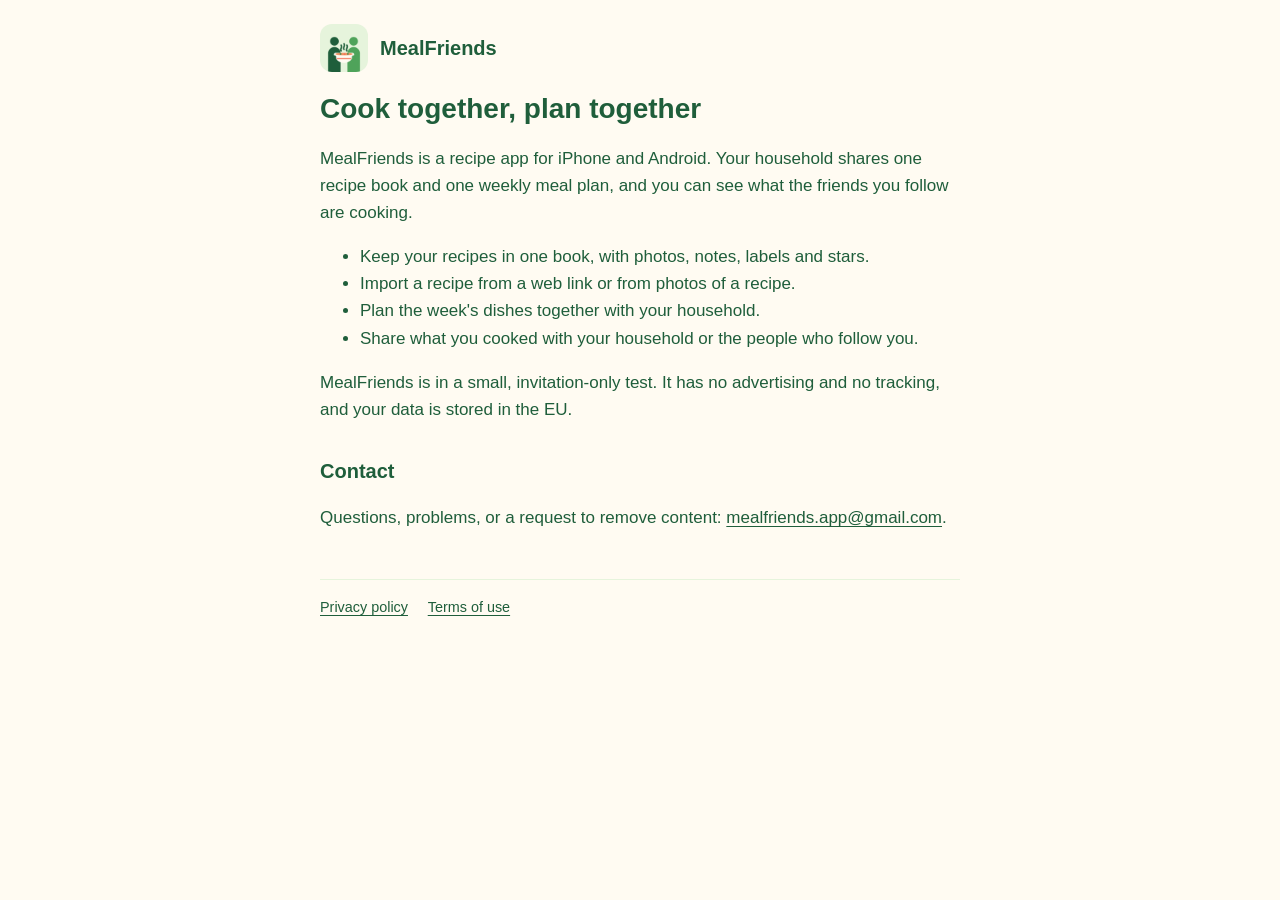
<file: index.html>
<!doctype html>
<html lang="en">
  <head>
    <meta charset="utf-8" />
    <meta name="viewport" content="width=device-width, initial-scale=1" />
    <title>MealFriends</title>
    <meta name="description" content="A recipe book and weekly meal plan you share with your household and friends." />
    <link rel="icon" href="icon.png" />
    <link rel="stylesheet" href="style.css" />
  </head>
  <body>
    <main>
      <header>
        <img src="icon.png" alt="" />
        <a href="./">MealFriends</a>
      </header>

      <h1>Cook together, plan together</h1>
      <p>
        MealFriends is a recipe app for iPhone and Android. Your household shares one recipe book and one weekly meal
        plan, and you can see what the friends you follow are cooking.
      </p>
      <ul>
        <li>Keep your recipes in one book, with photos, notes, labels and stars.</li>
        <li>Import a recipe from a web link or from photos of a recipe.</li>
        <li>Plan the week's dishes together with your household.</li>
        <li>Share what you cooked with your household or the people who follow you.</li>
      </ul>
      <p>
        MealFriends is in a small, invitation-only test. It has no advertising and no tracking, and your data is stored
        in the EU.
      </p>

      <h2>Contact</h2>
      <p>
        Questions, problems, or a request to remove content:
        <a href="mailto:mealfriends.app@gmail.com">mealfriends.app@gmail.com</a>.
      </p>

      <footer>
        <a href="privacy.html">Privacy policy</a>
        <a href="terms.html">Terms of use</a>
      </footer>
    </main>
  </body>
</html>
</file>
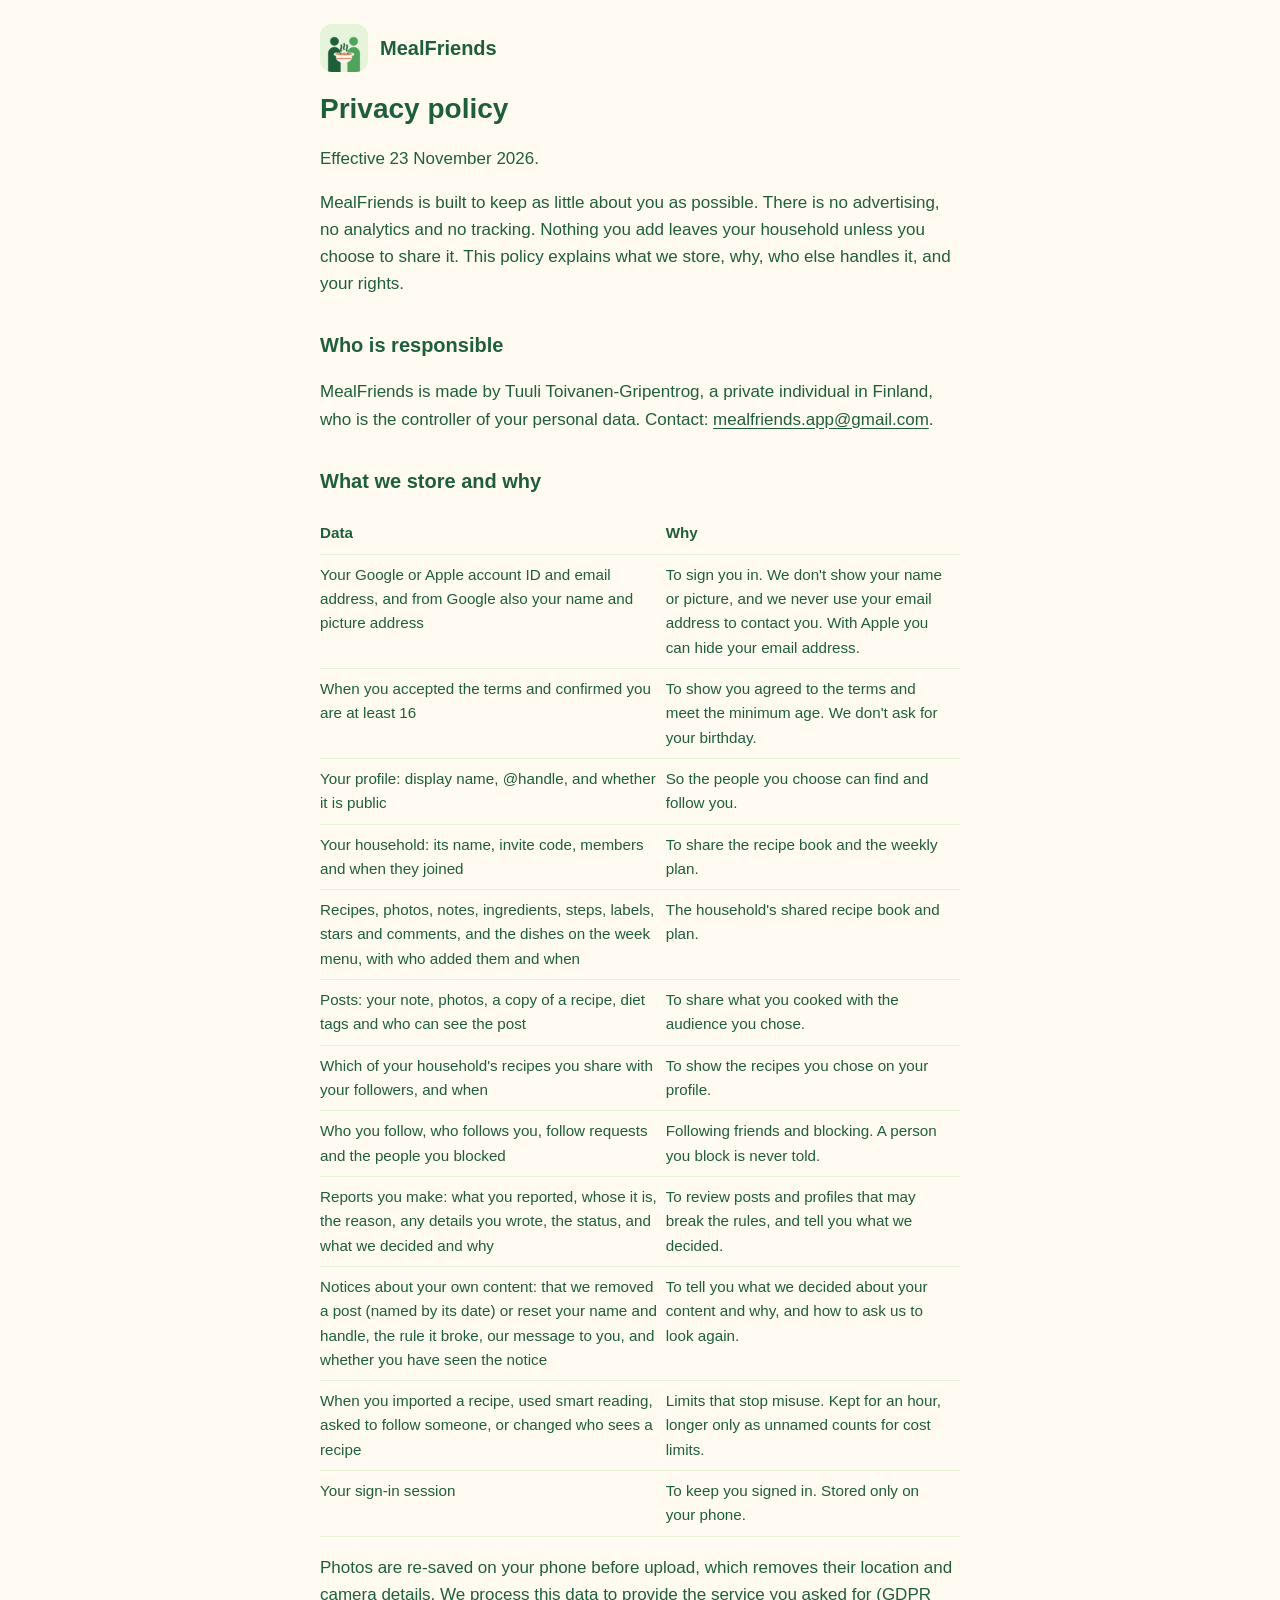
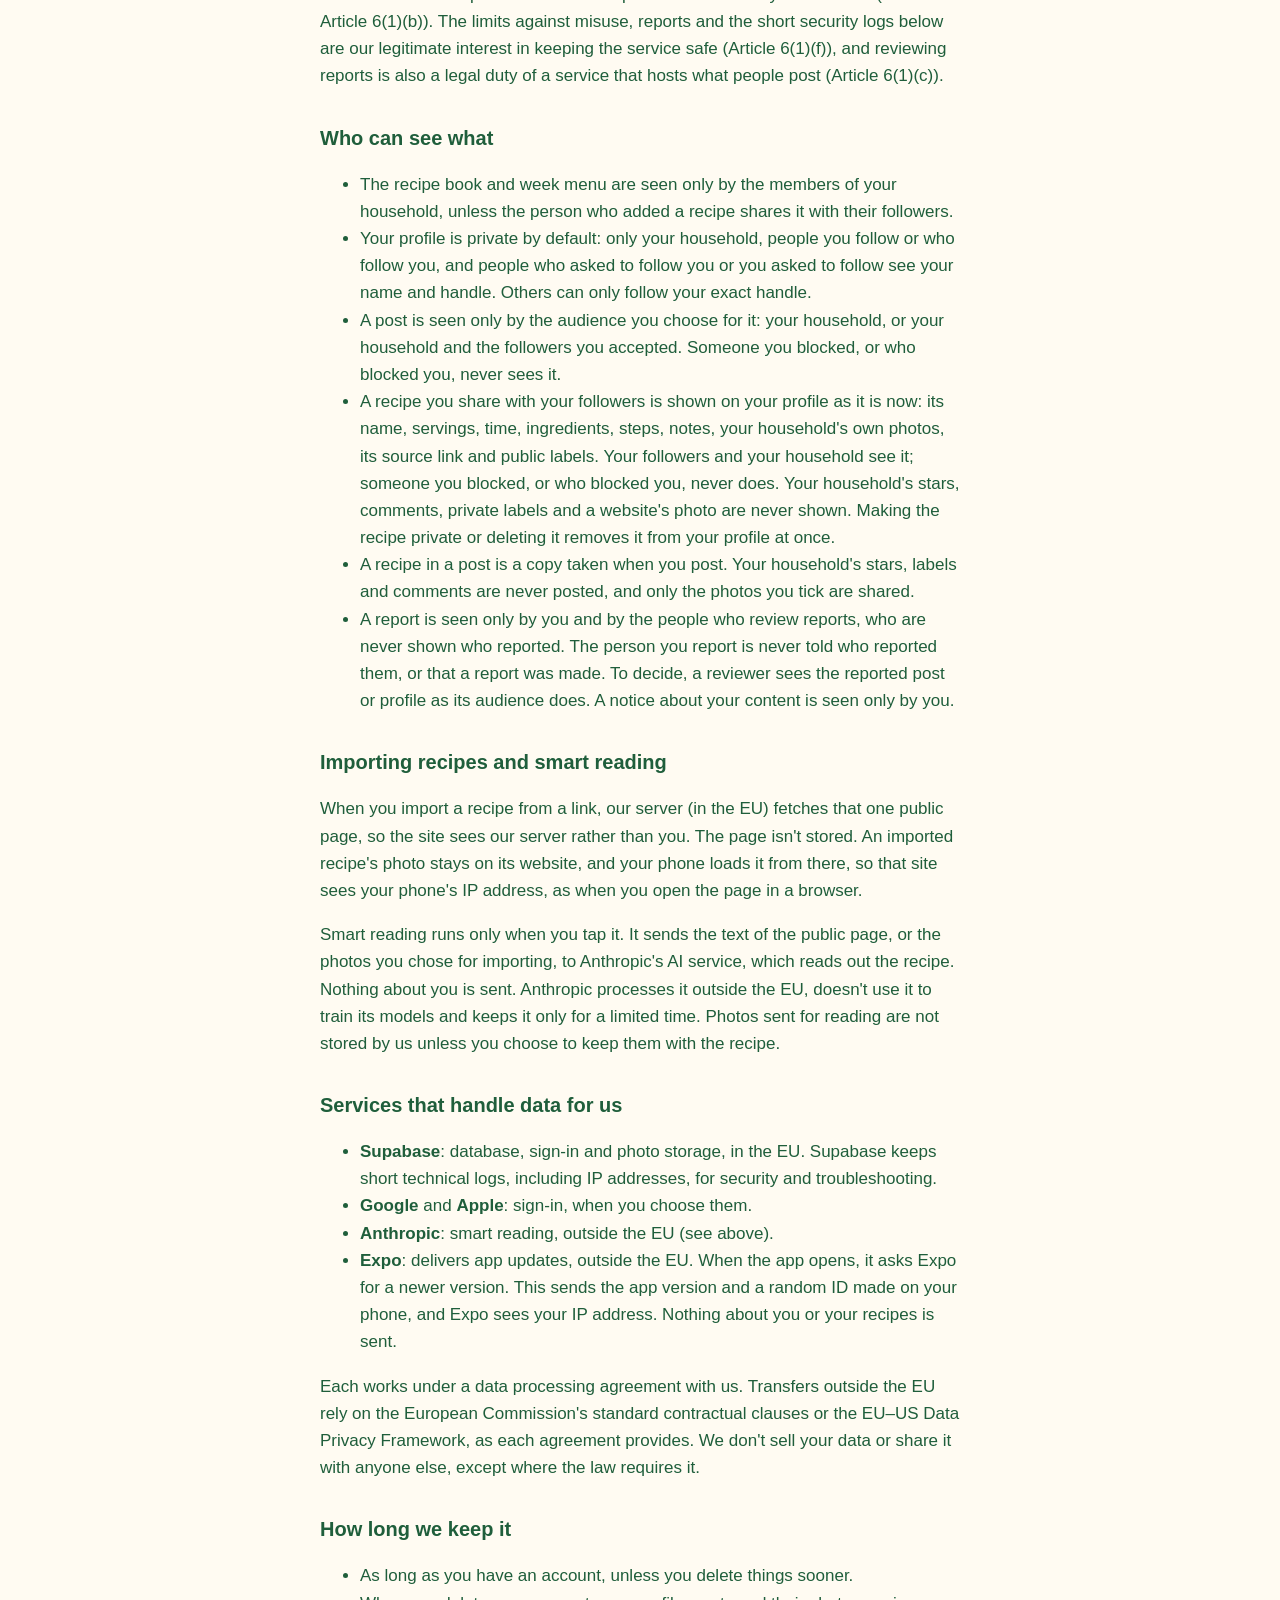
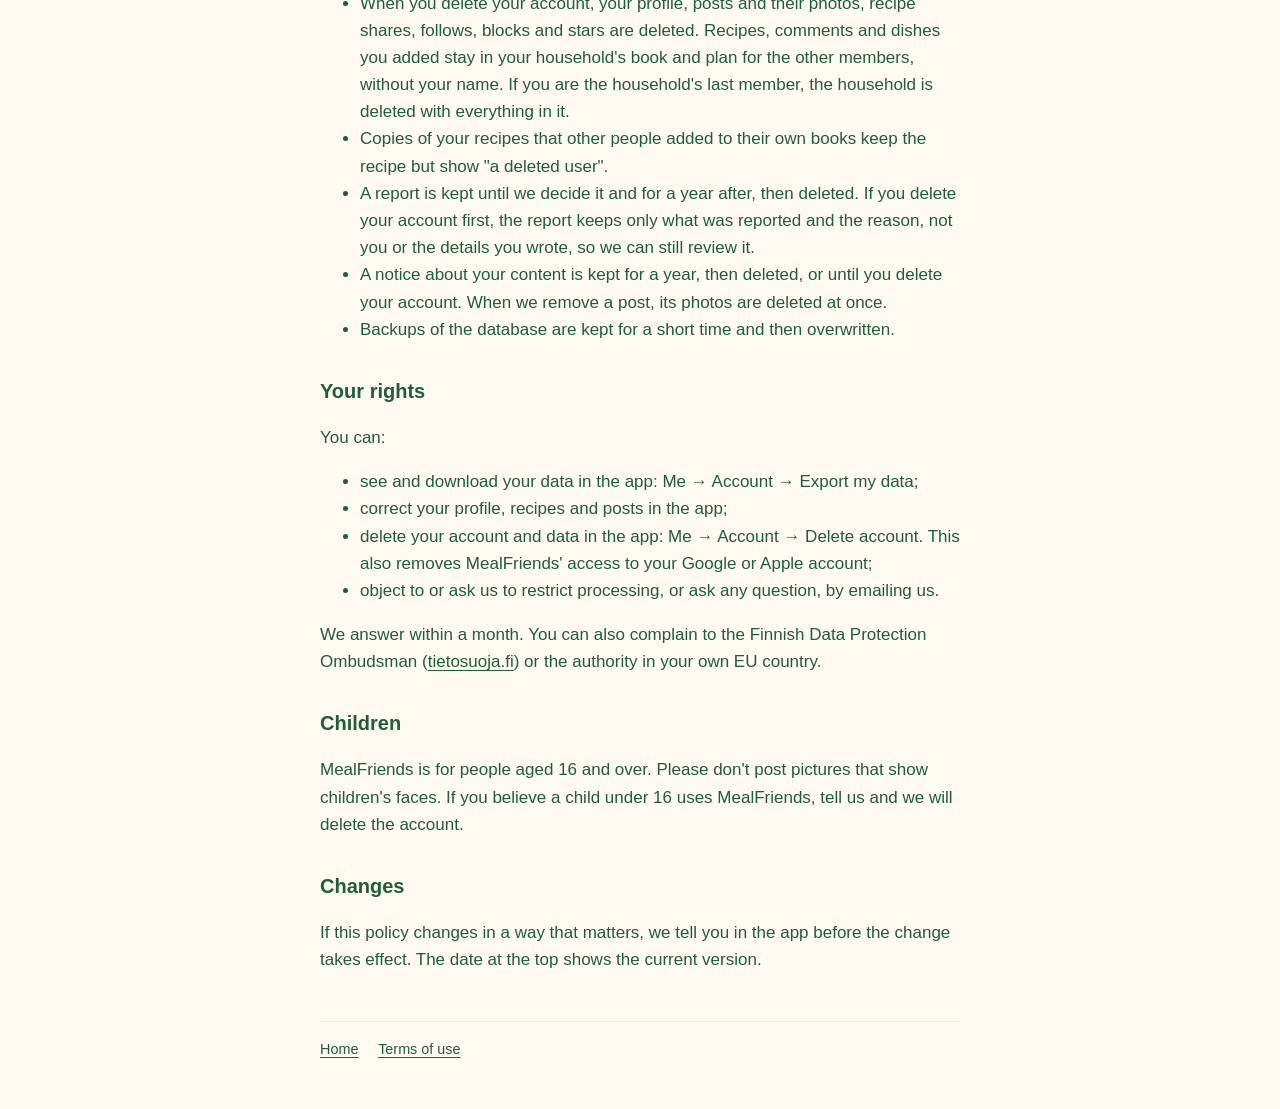
<file: privacy.html>
<!doctype html>
<html lang="en">
  <head>
    <meta charset="utf-8" />
    <meta name="viewport" content="width=device-width, initial-scale=1" />
    <title>Privacy policy · MealFriends</title>
    <link rel="icon" href="icon.png" />
    <link rel="stylesheet" href="style.css" />
  </head>
  <body>
    <main>
      <header>
        <img src="icon.png" alt="" />
        <a href="./">MealFriends</a>
      </header>

      <h1>Privacy policy</h1>
      <p>Effective 23 November 2026.</p>
      <p>
        MealFriends is built to keep as little about you as possible. There is no advertising, no analytics and no
        tracking. Nothing you add leaves your household unless you choose to share it. This policy explains what we
        store, why, who else handles it, and your rights.
      </p>

      <h2>Who is responsible</h2>
      <p>
        MealFriends is made by Tuuli Toivanen-Gripentrog, a private individual in Finland, who is the controller of your
        personal data. Contact: <a href="mailto:mealfriends.app@gmail.com">mealfriends.app@gmail.com</a>.
      </p>

      <h2>What we store and why</h2>
      <div class="table-scroll">
        <table>
          <thead>
            <tr>
              <th scope="col">Data</th>
              <th scope="col">Why</th>
            </tr>
          </thead>
          <tbody>
            <tr>
              <td>
                Your Google or Apple account ID and email address, and from Google also your name and picture address
              </td>
              <td>
                To sign you in. We don't show your name or picture, and we never use your email address to contact you.
                With Apple you can hide your email address.
              </td>
            </tr>
            <tr>
              <td>When you accepted the terms and confirmed you are at least 16</td>
              <td>To show you agreed to the terms and meet the minimum age. We don't ask for your birthday.</td>
            </tr>
            <tr>
              <td>Your profile: display name, @handle, and whether it is public</td>
              <td>So the people you choose can find and follow you.</td>
            </tr>
            <tr>
              <td>Your household: its name, invite code, members and when they joined</td>
              <td>To share the recipe book and the weekly plan.</td>
            </tr>
            <tr>
              <td>
                Recipes, photos, notes, ingredients, steps, labels, stars and comments, and the dishes on the week menu,
                with who added them and when
              </td>
              <td>The household's shared recipe book and plan.</td>
            </tr>
            <tr>
              <td>Posts: your note, photos, a copy of a recipe, diet tags and who can see the post</td>
              <td>To share what you cooked with the audience you chose.</td>
            </tr>
            <tr>
              <td>Which of your household's recipes you share with your followers, and when</td>
              <td>To show the recipes you chose on your profile.</td>
            </tr>
            <tr>
              <td>Who you follow, who follows you, follow requests and the people you blocked</td>
              <td>Following friends and blocking. A person you block is never told.</td>
            </tr>
            <tr>
              <td>
                Reports you make: what you reported, whose it is, the reason, any details you wrote, the status, and what
                we decided and why
              </td>
              <td>To review posts and profiles that may break the rules, and tell you what we decided.</td>
            </tr>
            <tr>
              <td>
                Notices about your own content: that we removed a post (named by its date) or reset your name and handle,
                the rule it broke, our message to you, and whether you have seen the notice
              </td>
              <td>To tell you what we decided about your content and why, and how to ask us to look again.</td>
            </tr>
            <tr>
              <td>
                When you imported a recipe, used smart reading, asked to follow someone, or changed who sees a recipe
              </td>
              <td>Limits that stop misuse. Kept for an hour, longer only as unnamed counts for cost limits.</td>
            </tr>
            <tr>
              <td>Your sign-in session</td>
              <td>To keep you signed in. Stored only on your phone.</td>
            </tr>
          </tbody>
        </table>
      </div>
      <p>
        Photos are re-saved on your phone before upload, which removes their location and camera details. We process
        this data to provide the service you asked for (GDPR Article 6(1)(b)). The limits against misuse, reports and the
        short security logs below are our legitimate interest in keeping the service safe (Article 6(1)(f)), and
        reviewing reports is also a legal duty of a service that hosts what people post (Article 6(1)(c)).
      </p>

      <h2>Who can see what</h2>
      <ul>
        <li>
          The recipe book and week menu are seen only by the members of your household, unless the person who added a
          recipe shares it with their followers.
        </li>
        <li>
          Your profile is private by default: only your household, people you follow or who follow you, and people who
          asked to follow you or you asked to follow see your name and handle. Others can only follow your exact handle.
        </li>
        <li>
          A post is seen only by the audience you choose for it: your household, or your household and the followers you
          accepted. Someone you blocked, or who blocked you, never sees it.
        </li>
        <li>
          A recipe you share with your followers is shown on your profile as it is now: its name, servings, time,
          ingredients, steps, notes, your household's own photos, its source link and public labels. Your followers
          and your household see it; someone you blocked, or who blocked you, never does. Your household's stars,
          comments, private labels and a website's photo are never shown. Making the recipe private or deleting it
          removes it from your profile at once.
        </li>
        <li>
          A recipe in a post is a copy taken when you post. Your household's stars, labels and comments are never
          posted, and only the photos you tick are shared.
        </li>
        <li>
          A report is seen only by you and by the people who review reports, who are never shown who reported. The
          person you report is never told who reported them, or that a report was made. To decide, a reviewer sees the
          reported post or profile as its audience does. A notice about your content is seen only by you.
        </li>
      </ul>

      <h2>Importing recipes and smart reading</h2>
      <p>
        When you import a recipe from a link, our server (in the EU) fetches that one public page, so the site sees our
        server rather than you. The page isn't stored. An imported recipe's photo stays on its website, and your phone
        loads it from there, so that site sees your phone's IP address, as when you open the page in a browser.
      </p>
      <p>
        Smart reading runs only when you tap it. It sends the text of the public page, or the photos you chose for
        importing, to Anthropic's AI service, which reads out the recipe. Nothing about you is sent. Anthropic processes
        it outside the EU, doesn't use it to train its models and keeps it only for a limited time. Photos sent for
        reading are not stored by us unless you choose to keep them with the recipe.
      </p>

      <h2>Services that handle data for us</h2>
      <ul>
        <li>
          <strong>Supabase</strong>: database, sign-in and photo storage, in the EU. Supabase keeps short technical
          logs, including IP addresses, for security and troubleshooting.
        </li>
        <li><strong>Google</strong> and <strong>Apple</strong>: sign-in, when you choose them.</li>
        <li><strong>Anthropic</strong>: smart reading, outside the EU (see above).</li>
        <li>
          <strong>Expo</strong>: delivers app updates, outside the EU. When the app opens, it asks Expo for a newer
          version. This sends the app version and a random ID made on your phone, and Expo sees your IP address. Nothing
          about you or your recipes is sent.
        </li>
      </ul>
      <p>
        Each works under a data processing agreement with us. Transfers outside the EU rely on the European Commission's
        standard contractual clauses or the EU–US Data Privacy Framework, as each agreement provides. We don't sell your
        data or share it with anyone else, except where the law requires it.
      </p>

      <h2>How long we keep it</h2>
      <ul>
        <li>As long as you have an account, unless you delete things sooner.</li>
        <li>
          When you delete your account, your profile, posts and their photos, recipe shares, follows, blocks and stars
          are deleted.
          Recipes, comments and dishes you added stay in your household's book and plan for the other members, without
          your name. If you are the household's last member, the household is deleted with everything in it.
        </li>
        <li>
          Copies of your recipes that other people added to their own books keep the recipe but show "a deleted user".
        </li>
        <li>
          A report is kept until we decide it and for a year after, then deleted. If you delete your account first, the
          report keeps only what was reported and the reason, not you or the details you wrote, so we can still review
          it.
        </li>
        <li>
          A notice about your content is kept for a year, then deleted, or until you delete your account. When we remove
          a post, its photos are deleted at once.
        </li>
        <li>Backups of the database are kept for a short time and then overwritten.</li>
      </ul>

      <h2>Your rights</h2>
      <p>You can:</p>
      <ul>
        <li>see and download your data in the app: Me → Account → Export my data;</li>
        <li>correct your profile, recipes and posts in the app;</li>
        <li>
          delete your account and data in the app: Me → Account → Delete account. This also removes MealFriends' access
          to your Google or Apple account;
        </li>
        <li>object to or ask us to restrict processing, or ask any question, by emailing us.</li>
      </ul>
      <p>
        We answer within a month. You can also complain to the Finnish Data Protection Ombudsman (<a
          href="https://tietosuoja.fi/en"
          >tietosuoja.fi</a
        >) or the authority in your own EU country.
      </p>

      <h2>Children</h2>
      <p>
        MealFriends is for people aged 16 and over. Please don't post pictures that show children's faces. If you
        believe a child under 16 uses MealFriends, tell us and we will delete the account.
      </p>

      <h2>Changes</h2>
      <p>
        If this policy changes in a way that matters, we tell you in the app before the change takes effect. The date at
        the top shows the current version.
      </p>

      <footer>
        <a href="./">Home</a>
        <a href="terms.html">Terms of use</a>
      </footer>
    </main>
  </body>
</html>
</file>
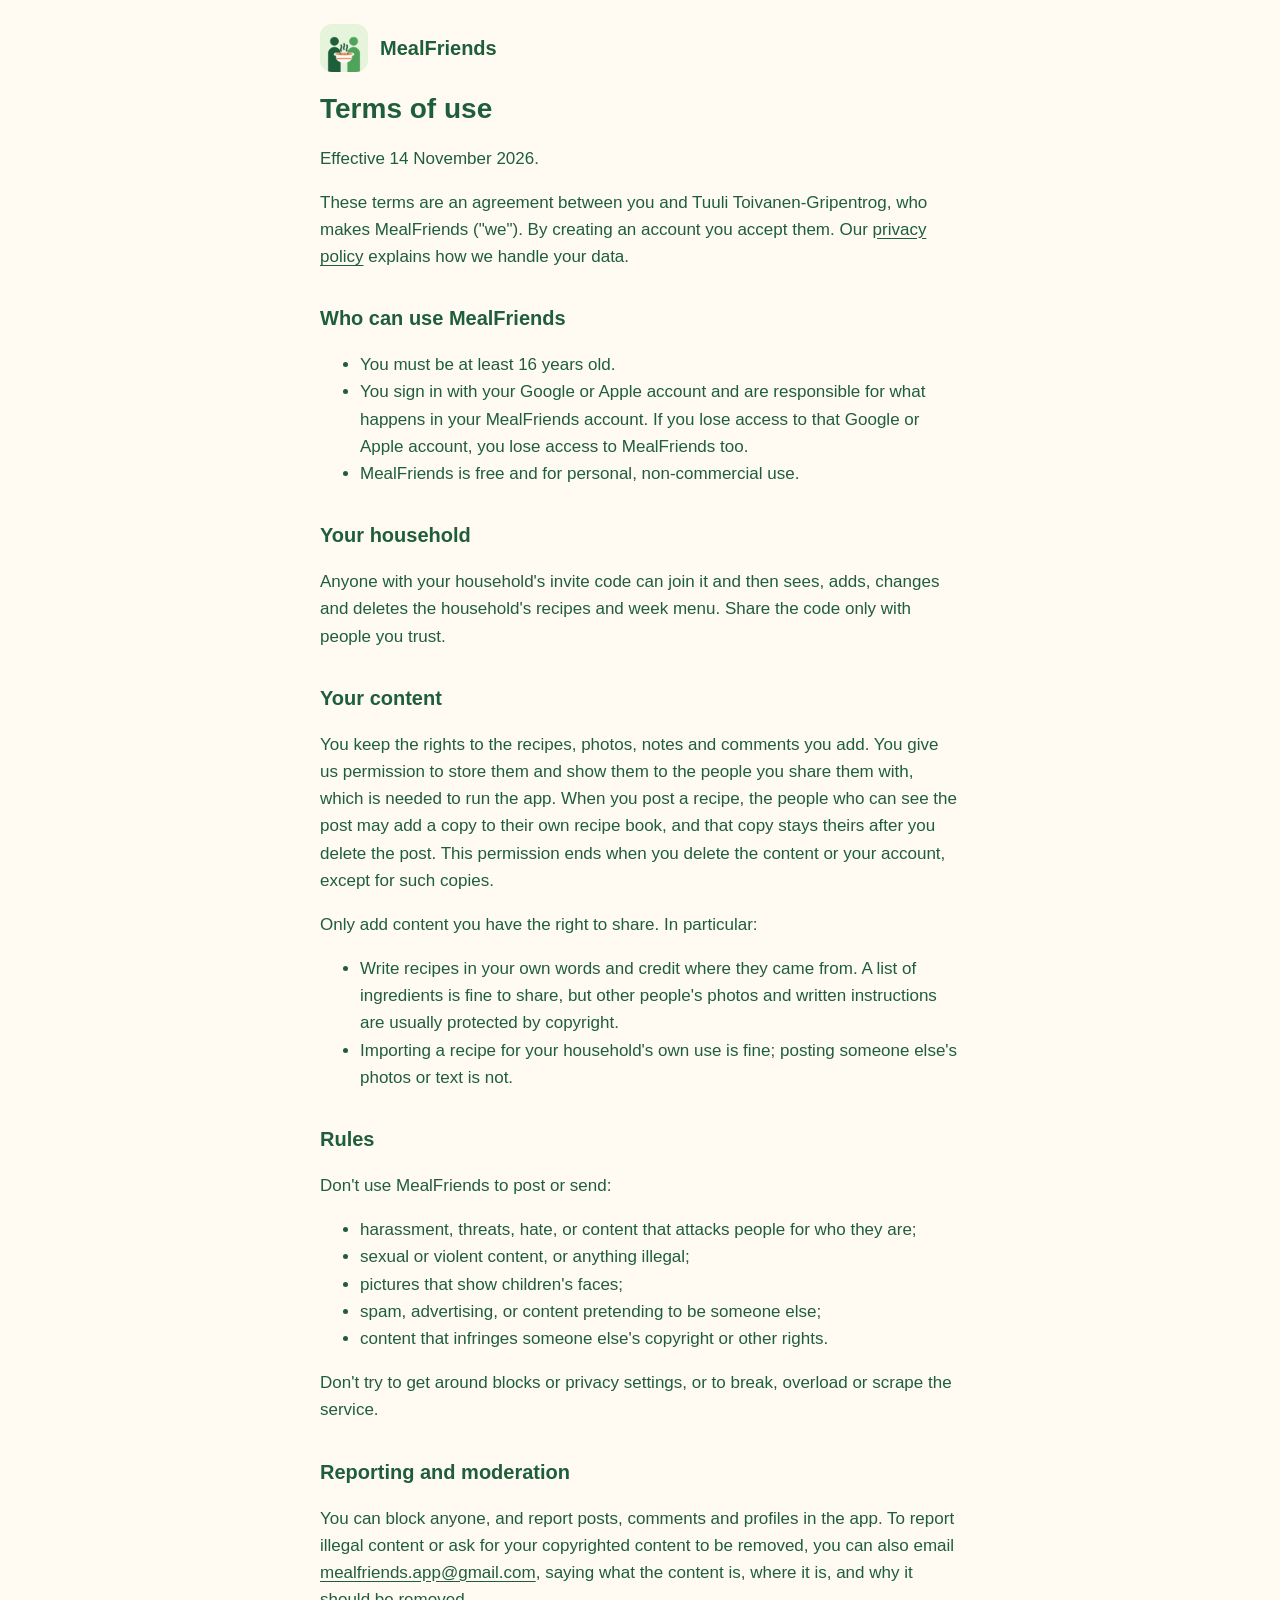
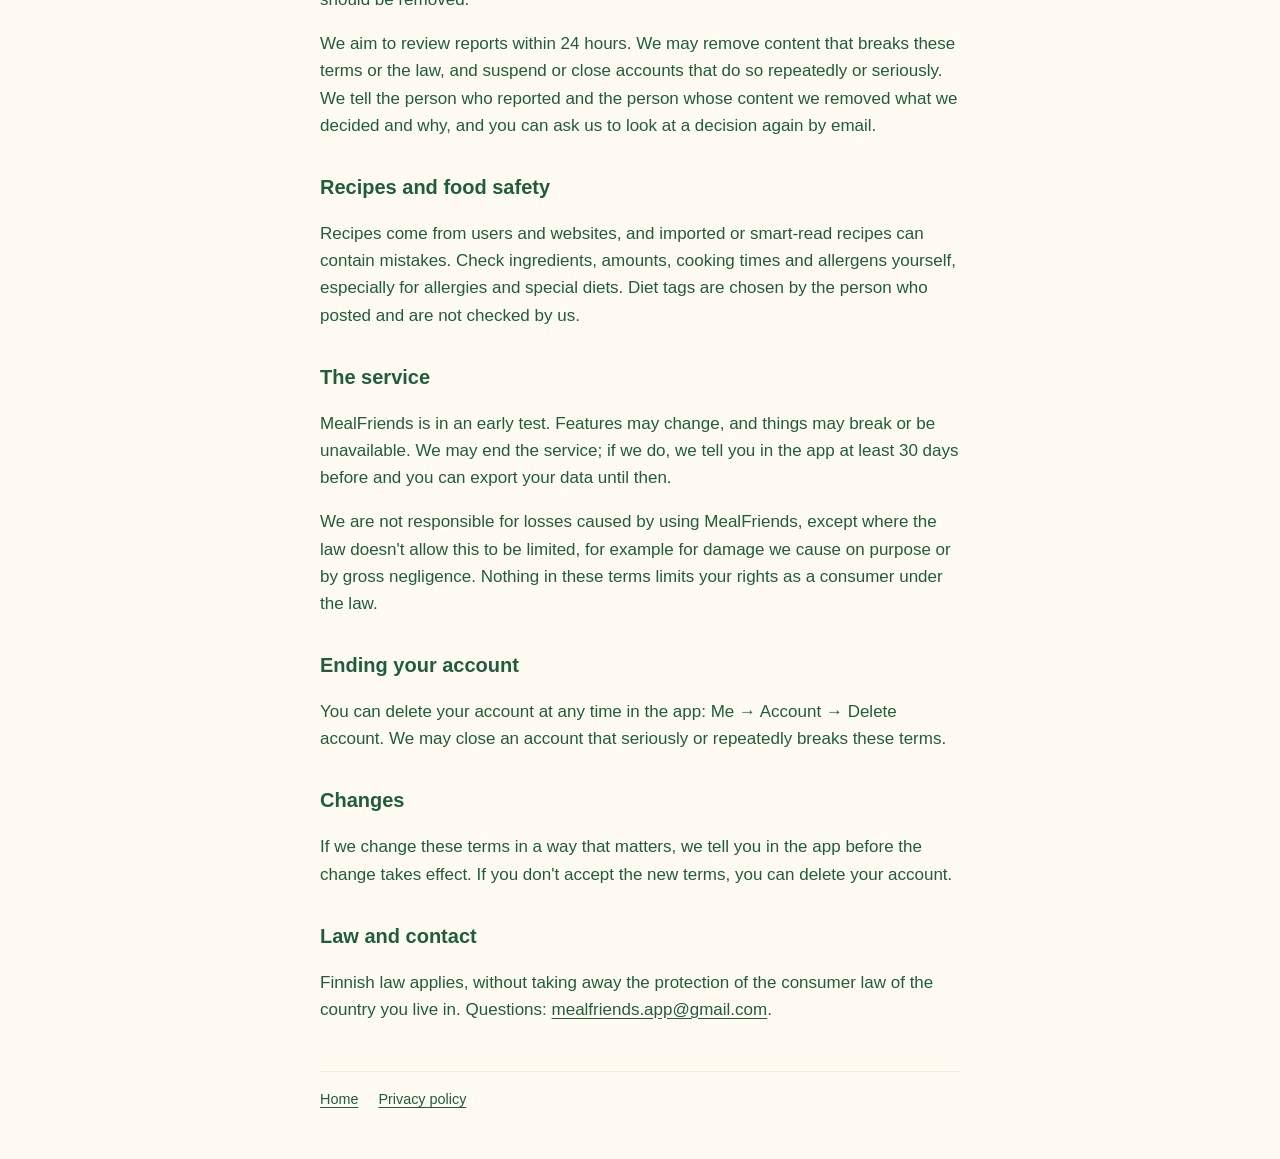
<file: terms.html>
<!doctype html>
<html lang="en">
  <head>
    <meta charset="utf-8" />
    <meta name="viewport" content="width=device-width, initial-scale=1" />
    <title>Terms of use · MealFriends</title>
    <link rel="icon" href="icon.png" />
    <link rel="stylesheet" href="style.css" />
  </head>
  <body>
    <main>
      <header>
        <img src="icon.png" alt="" />
        <a href="./">MealFriends</a>
      </header>

      <h1>Terms of use</h1>
      <p>Effective 14 November 2026.</p>
      <p>
        These terms are an agreement between you and Tuuli Toivanen-Gripentrog, who makes MealFriends ("we"). By
        creating an account you accept them. Our <a href="privacy.html">privacy policy</a> explains how we handle your
        data.
      </p>

      <h2>Who can use MealFriends</h2>
      <ul>
        <li>You must be at least 16 years old.</li>
        <li>
          You sign in with your Google or Apple account and are responsible for what happens in your MealFriends
          account. If you lose access to that Google or Apple account, you lose access to MealFriends too.
        </li>
        <li>MealFriends is free and for personal, non-commercial use.</li>
      </ul>

      <h2>Your household</h2>
      <p>
        Anyone with your household's invite code can join it and then sees, adds, changes and deletes the household's
        recipes and week menu. Share the code only with people you trust.
      </p>

      <h2>Your content</h2>
      <p>
        You keep the rights to the recipes, photos, notes and comments you add. You give us permission to store them and
        show them to the people you share them with, which is needed to run the app. When you post a recipe, the people
        who can see the post may add a copy to their own recipe book, and that copy stays theirs after you delete the
        post. This permission ends when you delete the content or your account, except for such copies.
      </p>
      <p>Only add content you have the right to share. In particular:</p>
      <ul>
        <li>
          Write recipes in your own words and credit where they came from. A list of ingredients is fine to share, but
          other people's photos and written instructions are usually protected by copyright.
        </li>
        <li>Importing a recipe for your household's own use is fine; posting someone else's photos or text is not.</li>
      </ul>

      <h2>Rules</h2>
      <p>Don't use MealFriends to post or send:</p>
      <ul>
        <li>harassment, threats, hate, or content that attacks people for who they are;</li>
        <li>sexual or violent content, or anything illegal;</li>
        <li>pictures that show children's faces;</li>
        <li>spam, advertising, or content pretending to be someone else;</li>
        <li>content that infringes someone else's copyright or other rights.</li>
      </ul>
      <p>Don't try to get around blocks or privacy settings, or to break, overload or scrape the service.</p>

      <h2>Reporting and moderation</h2>
      <p>
        You can block anyone, and report posts, comments and profiles in the app. To report illegal content or ask for
        your copyrighted content to be removed, you can also email
        <a href="mailto:mealfriends.app@gmail.com">mealfriends.app@gmail.com</a>, saying what the content is, where it
        is, and why it should be removed.
      </p>
      <p>
        We aim to review reports within 24 hours. We may remove content that breaks these terms or the law, and suspend
        or close accounts that do so repeatedly or seriously. We tell the person who reported and the person whose
        content we removed what we decided and why, and you can ask us to look at a decision again by email.
      </p>

      <h2>Recipes and food safety</h2>
      <p>
        Recipes come from users and websites, and imported or smart-read recipes can contain mistakes. Check
        ingredients, amounts, cooking times and allergens yourself, especially for allergies and special diets. Diet
        tags are chosen by the person who posted and are not checked by us.
      </p>

      <h2>The service</h2>
      <p>
        MealFriends is in an early test. Features may change, and things may break or be unavailable. We may end the
        service; if we do, we tell you in the app at least 30 days before and you can export your data until then.
      </p>
      <p>
        We are not responsible for losses caused by using MealFriends, except where the law doesn't allow this to be
        limited, for example for damage we cause on purpose or by gross negligence. Nothing in these terms limits your
        rights as a consumer under the law.
      </p>

      <h2>Ending your account</h2>
      <p>
        You can delete your account at any time in the app: Me → Account → Delete account. We may close an account that
        seriously or repeatedly breaks these terms.
      </p>

      <h2>Changes</h2>
      <p>
        If we change these terms in a way that matters, we tell you in the app before the change takes effect. If you
        don't accept the new terms, you can delete your account.
      </p>

      <h2>Law and contact</h2>
      <p>
        Finnish law applies, without taking away the protection of the consumer law of the country you live in.
        Questions:
        <a href="mailto:mealfriends.app@gmail.com">mealfriends.app@gmail.com</a>.
      </p>

      <footer>
        <a href="./">Home</a>
        <a href="privacy.html">Privacy policy</a>
      </footer>
    </main>
  </body>
</html>
</file>
<file: style.css>
:root {
  --leaf-mist: #e6f4dc;
  --leaf: #5baf5e;
  --basil: #1f5e3b;
  --cream: #fffbf2;
  --ink: #1f5e3b;
  --page: #fffbf2;
  --rule: #e6f4dc;
  color-scheme: light dark;
}

@media (prefers-color-scheme: dark) {
  :root {
    --ink: #e6f4dc;
    --page: #10231a;
    --rule: #1f5e3b;
  }
}

* {
  box-sizing: border-box;
}

body {
  margin: 0;
  background: var(--page);
  color: var(--ink);
  font:
    17px/1.6 -apple-system,
    BlinkMacSystemFont,
    'Segoe UI',
    Roboto,
    sans-serif;
}

main {
  max-width: 42rem;
  margin: 0 auto;
  padding: 1.5rem 1rem 3rem;
}

header {
  display: flex;
  align-items: center;
  gap: 0.75rem;
  margin-bottom: 1rem;
}

header img {
  width: 48px;
  height: 48px;
  border-radius: 12px;
}

header a {
  color: inherit;
  font-weight: 700;
  font-size: 1.25rem;
  text-decoration: none;
}

h1 {
  font-size: 1.75rem;
  line-height: 1.25;
}

h2 {
  font-size: 1.25rem;
  margin-top: 2rem;
}

a {
  color: inherit;
  text-underline-offset: 3px;
}

table {
  width: 100%;
  border-collapse: collapse;
  font-size: 0.95rem;
}

th,
td {
  text-align: left;
  vertical-align: top;
  padding: 0.5rem 0.5rem 0.5rem 0;
  border-bottom: 1px solid var(--rule);
}

.table-scroll {
  overflow-x: auto;
}

footer {
  margin-top: 3rem;
  padding-top: 1rem;
  border-top: 1px solid var(--rule);
  font-size: 0.9rem;
}

footer a {
  margin-right: 1rem;
}
</file>
